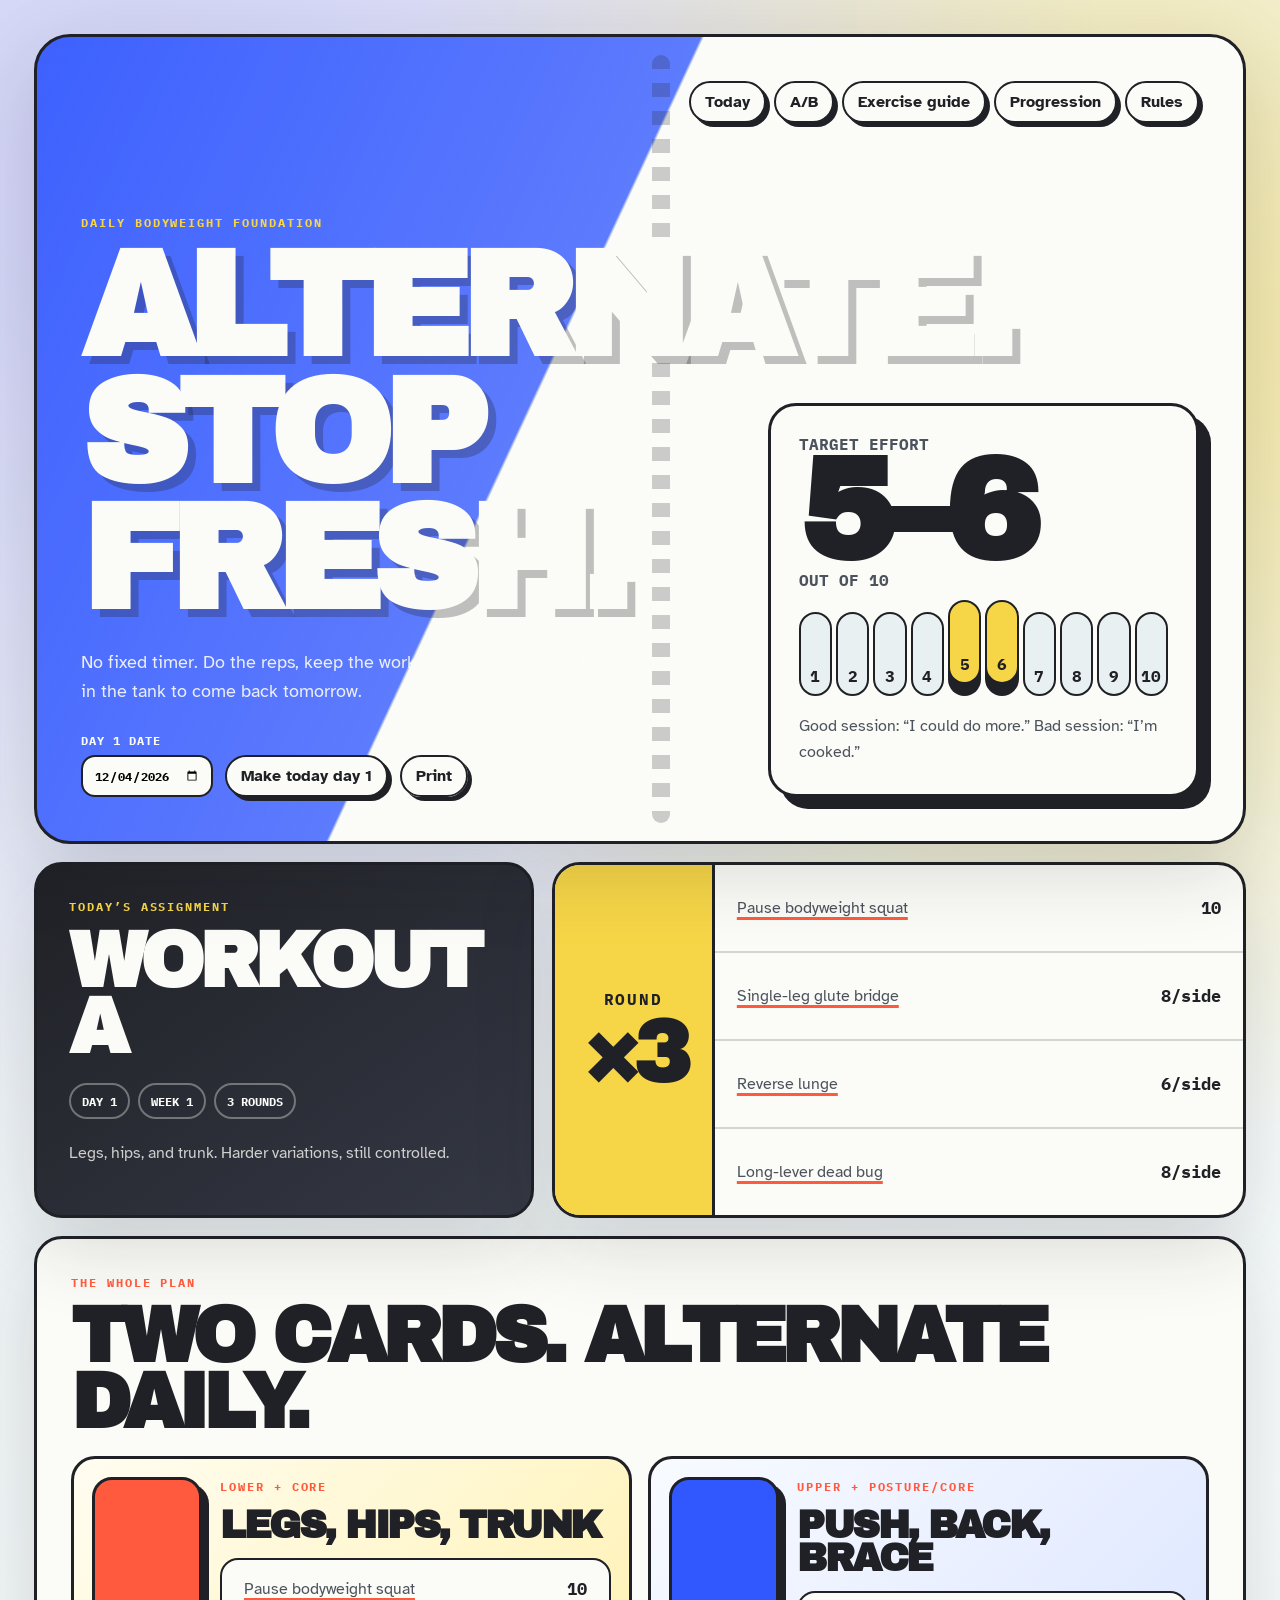
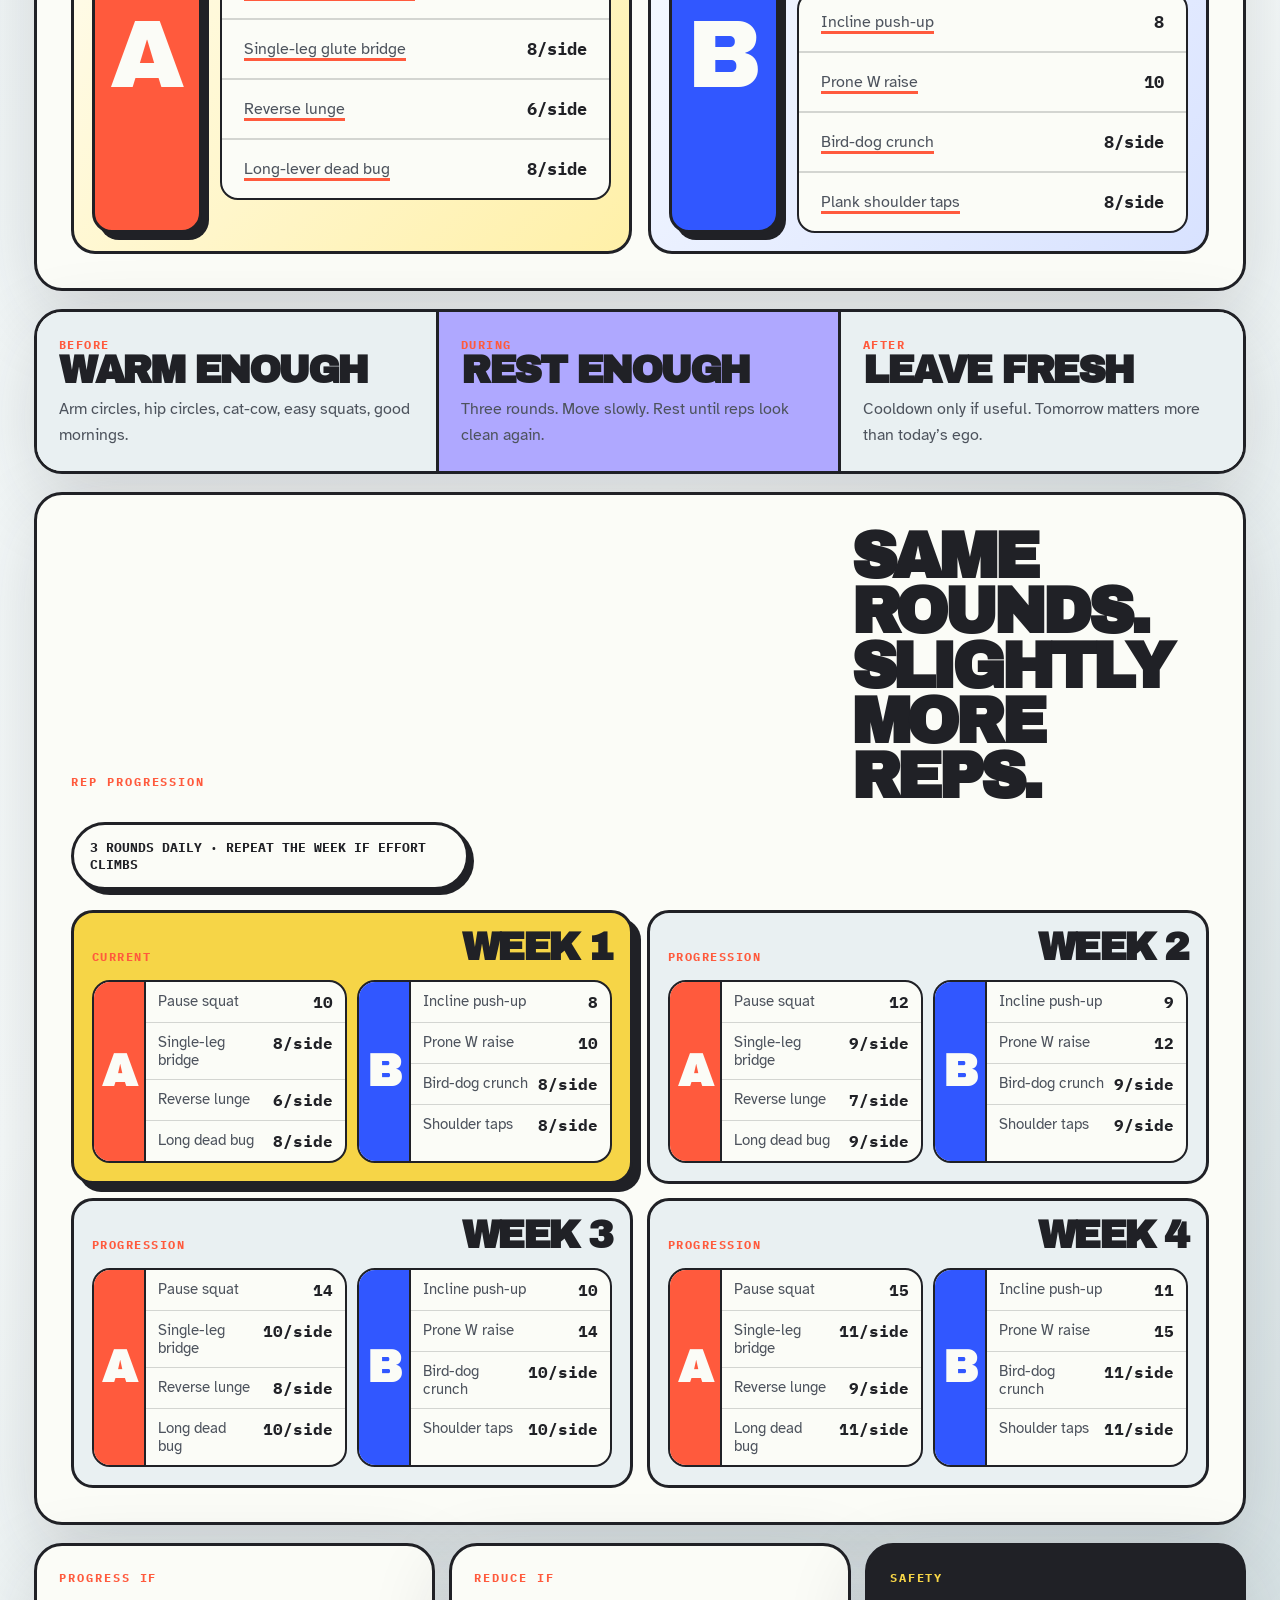
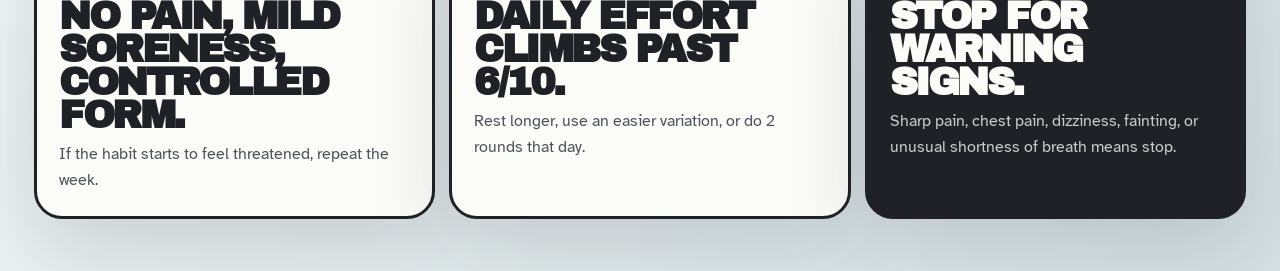
<file: web/index.html>
<!doctype html>
<html lang="en">
  <head>
    <meta charset="utf-8" />
    <meta name="viewport" content="width=device-width, initial-scale=1" />
    <title>Daily A/B Foundation</title>
    <link rel="icon" href="favicon.svg" type="image/svg+xml" />
    <link rel="preconnect" href="https://fonts.googleapis.com" />
    <link rel="preconnect" href="https://fonts.gstatic.com" crossorigin />
    <link
      href="https://fonts.googleapis.com/css2?family=Archivo+Black&family=Atkinson+Hyperlegible:wght@400;700&family=IBM+Plex+Mono:wght@500;700&display=swap"
      rel="stylesheet"
    />
    <link rel="stylesheet" href="styles.css" />
  </head>
  <body>
    <div class="site-frame">
      <header class="hero" id="top">
        <nav class="nav" aria-label="Page sections">
          <a href="#today">Today</a>
          <a href="#workouts">A/B</a>
          <a href="exercises.html">Exercise guide</a>
          <a href="#progression">Progression</a>
          <a href="#rules">Rules</a>
        </nav>

        <div class="hero-grid">
          <section class="hero-copy" aria-labelledby="pageTitle">
            <p class="eyebrow">Daily bodyweight foundation</p>
            <h1 id="pageTitle">Alternate. Stop fresh.</h1>
            <p class="lede">
              No fixed timer. Do the reps, keep the work at effort 5–6/10,
              and leave enough in the tank to come back tomorrow.
            </p>

            <div class="hero-controls" aria-label="Plan controls">
              <label class="date-field">
                <span>Day 1 date</span>
                <input id="startDate" type="date" />
              </label>
              <button class="button" id="todayStartButton" type="button">Make today day 1</button>
              <button class="button ghost" id="printButton" type="button">Print</button>
            </div>
          </section>

          <section class="effort-card" aria-label="Effort target">
            <div class="effort-card__top">
              <span>Target effort</span>
              <strong>5–6</strong>
              <span>out of 10</span>
            </div>
            <div class="effort-ruler" aria-hidden="true">
              <span>1</span><span>2</span><span>3</span><span>4</span><span class="hot">5</span><span class="hot">6</span><span>7</span><span>8</span><span>9</span><span>10</span>
            </div>
            <p>Good session: “I could do more.” Bad session: “I’m cooked.”</p>
          </section>
        </div>
      </header>

      <main>
        <section class="today-board" id="today" aria-labelledby="todayHeading">
          <div class="today-ticket">
            <p class="eyebrow">Today’s assignment</p>
            <h2 id="todayHeading">Workout A</h2>
            <div class="ticket-meta">
              <span id="dayLabel">Day 1</span>
              <span id="weekLabel">Week 1</span>
              <span>3 rounds</span>
            </div>
            <p id="todayCopy">Lower body + core. Move with control.</p>
          </div>

          <div class="round-card">
            <div class="round-stamp" aria-label="Do this list three times">
              <span>Round</span>
              <strong>×3</strong>
            </div>
            <ol class="exercise-stack" id="todayExercises"></ol>
          </div>
        </section>

        <section class="split-section" id="workouts" aria-labelledby="workoutsHeading">
          <div class="section-heading">
            <p class="eyebrow">The whole plan</p>
            <h2 id="workoutsHeading">Two cards. Alternate daily.</h2>
          </div>

          <div class="split-grid">
            <article class="plan-card card-a">
              <div class="plan-card__mark">A</div>
              <div>
                <p class="eyebrow">Lower + core</p>
                <h3>Legs, hips, trunk</h3>
                <ul class="mini-list">
                  <li><a class="exercise-link" href="exercises.html#pause-bodyweight-squat">Pause bodyweight squat</a><b>10</b></li>
                  <li><a class="exercise-link" href="exercises.html#single-leg-glute-bridge">Single-leg glute bridge</a><b>8/side</b></li>
                  <li><a class="exercise-link" href="exercises.html#reverse-lunge">Reverse lunge</a><b>6/side</b></li>
                  <li><a class="exercise-link" href="exercises.html#long-lever-dead-bug">Long-lever dead bug</a><b>8/side</b></li>
                </ul>
              </div>
            </article>

            <article class="plan-card card-b">
              <div class="plan-card__mark">B</div>
              <div>
                <p class="eyebrow">Upper + posture/core</p>
                <h3>Push, back, brace</h3>
                <ul class="mini-list">
                  <li><a class="exercise-link" href="exercises.html#incline-push-up">Incline push-up</a><b>8</b></li>
                  <li><a class="exercise-link" href="exercises.html#prone-w-raise">Prone W raise</a><b>10</b></li>
                  <li><a class="exercise-link" href="exercises.html#bird-dog-crunch">Bird-dog crunch</a><b>8/side</b></li>
                  <li><a class="exercise-link" href="exercises.html#plank-shoulder-taps">Plank shoulder taps</a><b>8/side</b></li>
                </ul>
              </div>
            </article>
          </div>
        </section>

        <section class="flow-strip" aria-label="Daily flow">
          <article>
            <span>Before</span>
            <h3>Warm enough</h3>
            <p>Arm circles, hip circles, cat-cow, easy squats, good mornings.</p>
          </article>
          <article>
            <span>During</span>
            <h3>Rest enough</h3>
            <p>Three rounds. Move slowly. Rest until reps look clean again.</p>
          </article>
          <article>
            <span>After</span>
            <h3>Leave fresh</h3>
            <p>Cooldown only if useful. Tomorrow matters more than today’s ego.</p>
          </article>
        </section>

        <section class="progression" id="progression" aria-labelledby="progressionHeading">
          <div class="section-heading">
            <p class="eyebrow">Rep progression</p>
            <h2 id="progressionHeading">Same rounds. Slightly more reps.</h2>
          </div>

          <div class="progression-grid" id="progressionGrid"></div>
        </section>

        <section class="rules" id="rules" aria-label="Rules">
          <article class="rule-card">
            <p class="eyebrow">Progress if</p>
            <h3>No pain, mild soreness, controlled form.</h3>
            <p>If the habit starts to feel threatened, repeat the week.</p>
          </article>
          <article class="rule-card">
            <p class="eyebrow">Reduce if</p>
            <h3>Daily effort climbs past 6/10.</h3>
            <p>Rest longer, use an easier variation, or do 2 rounds that day.</p>
          </article>
          <article class="rule-card warning">
            <p class="eyebrow">Safety</p>
            <h3>Stop for warning signs.</h3>
            <p>Sharp pain, chest pain, dizziness, fainting, or unusual shortness of breath means stop.</p>
          </article>
        </section>
      </main>
    </div>

    <script src="app.js"></script>
  </body>
</html>
</file>
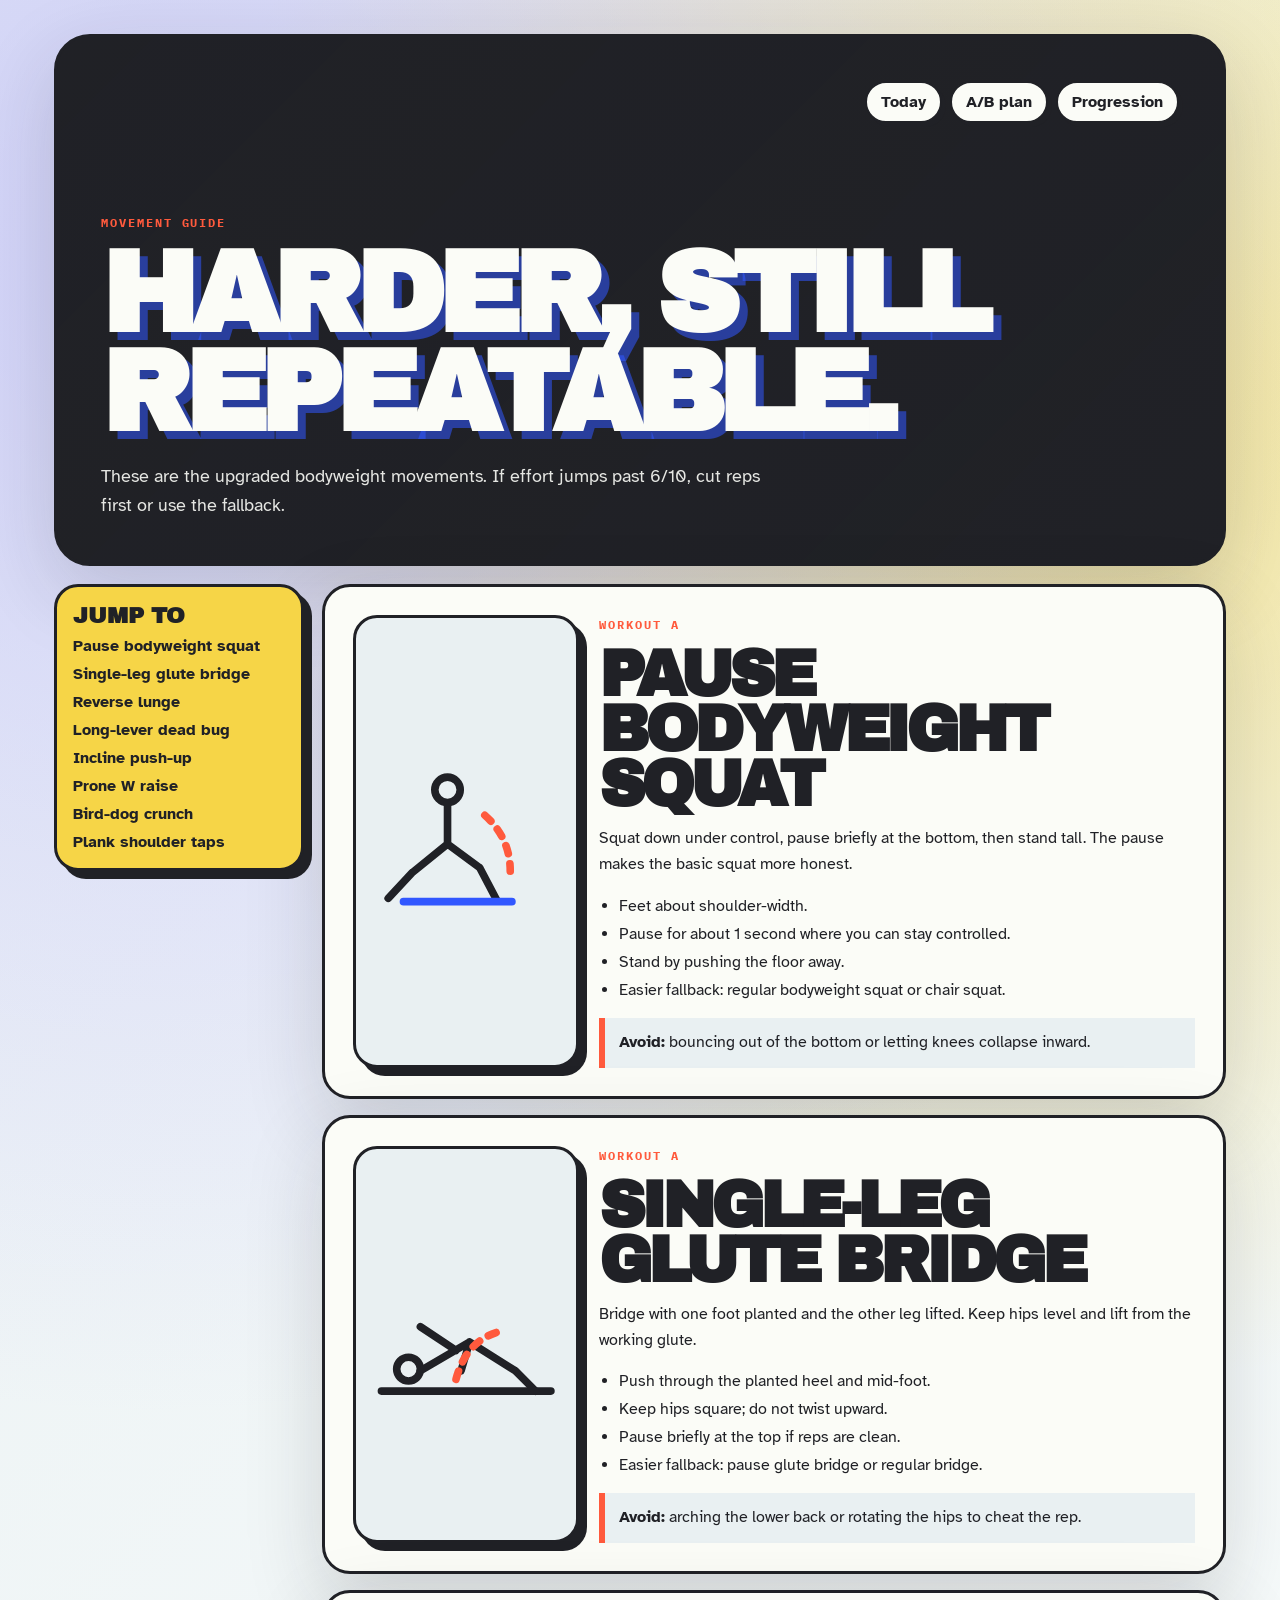
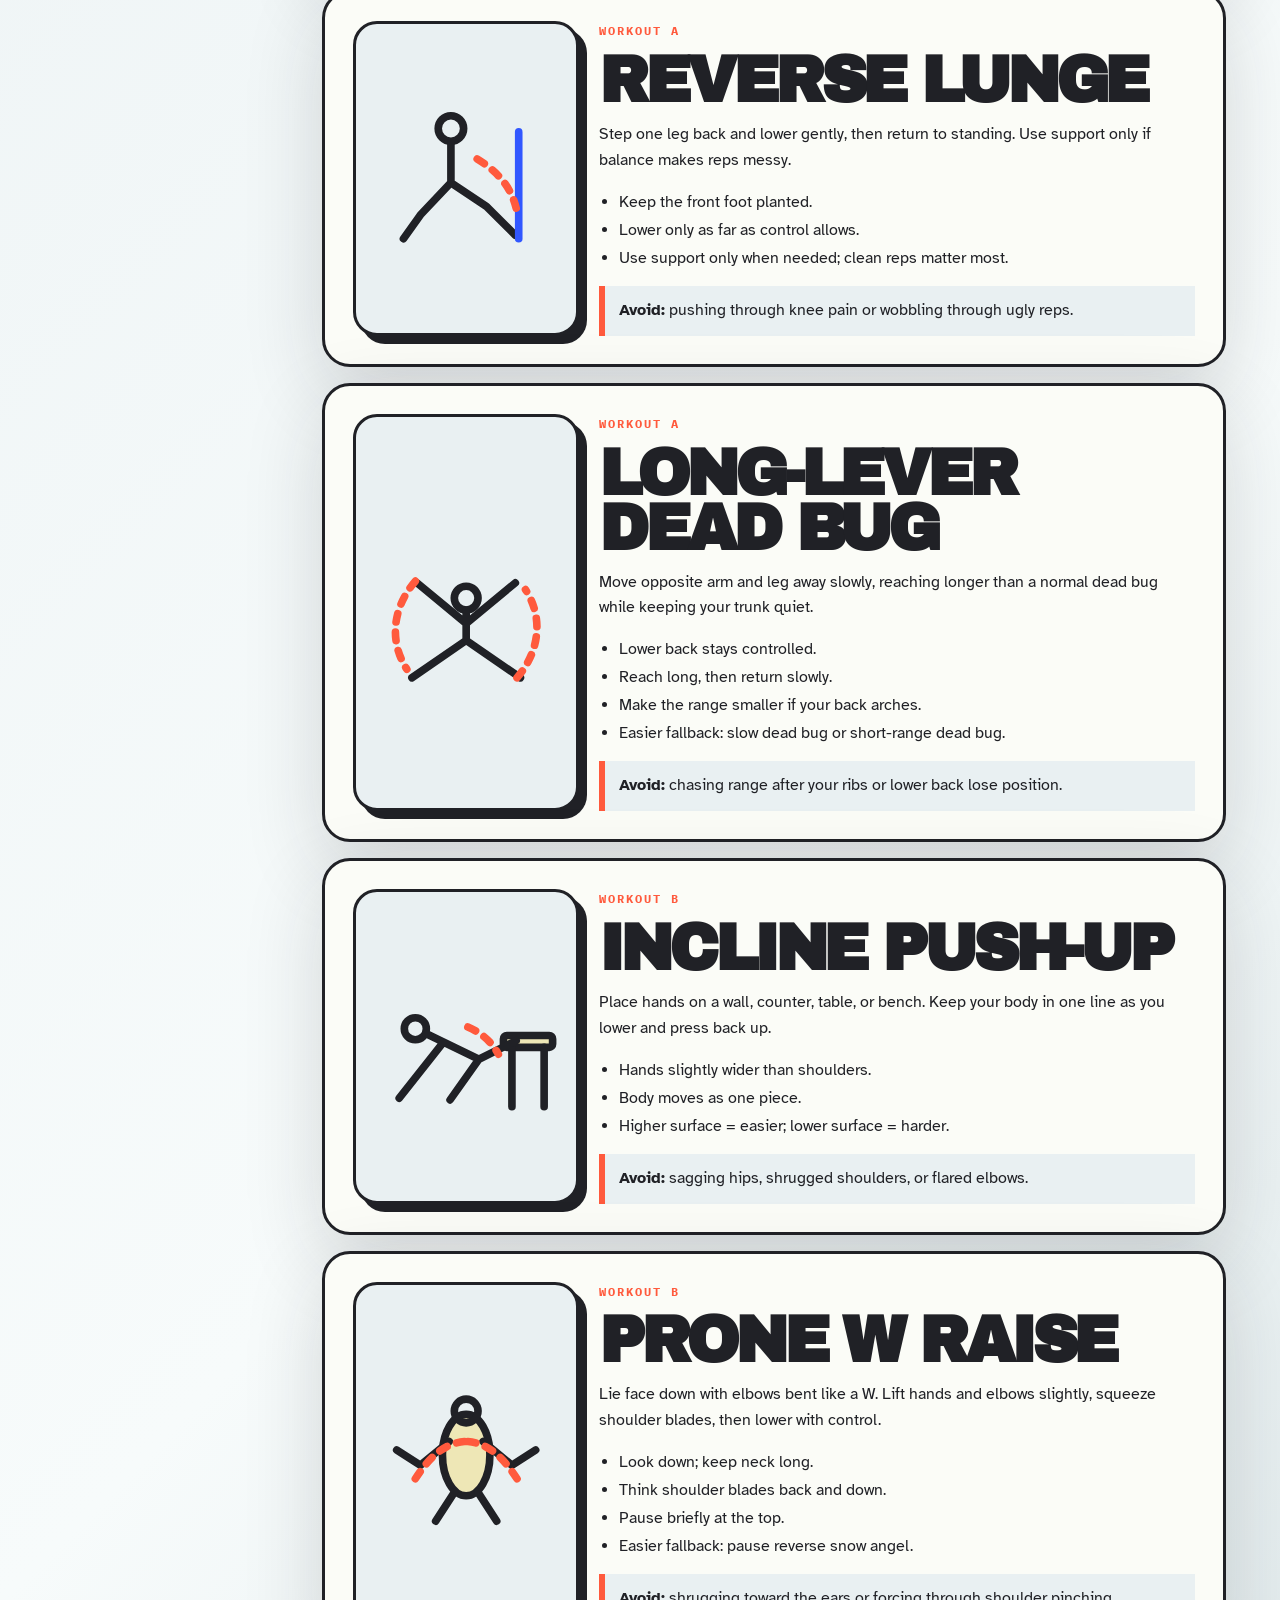
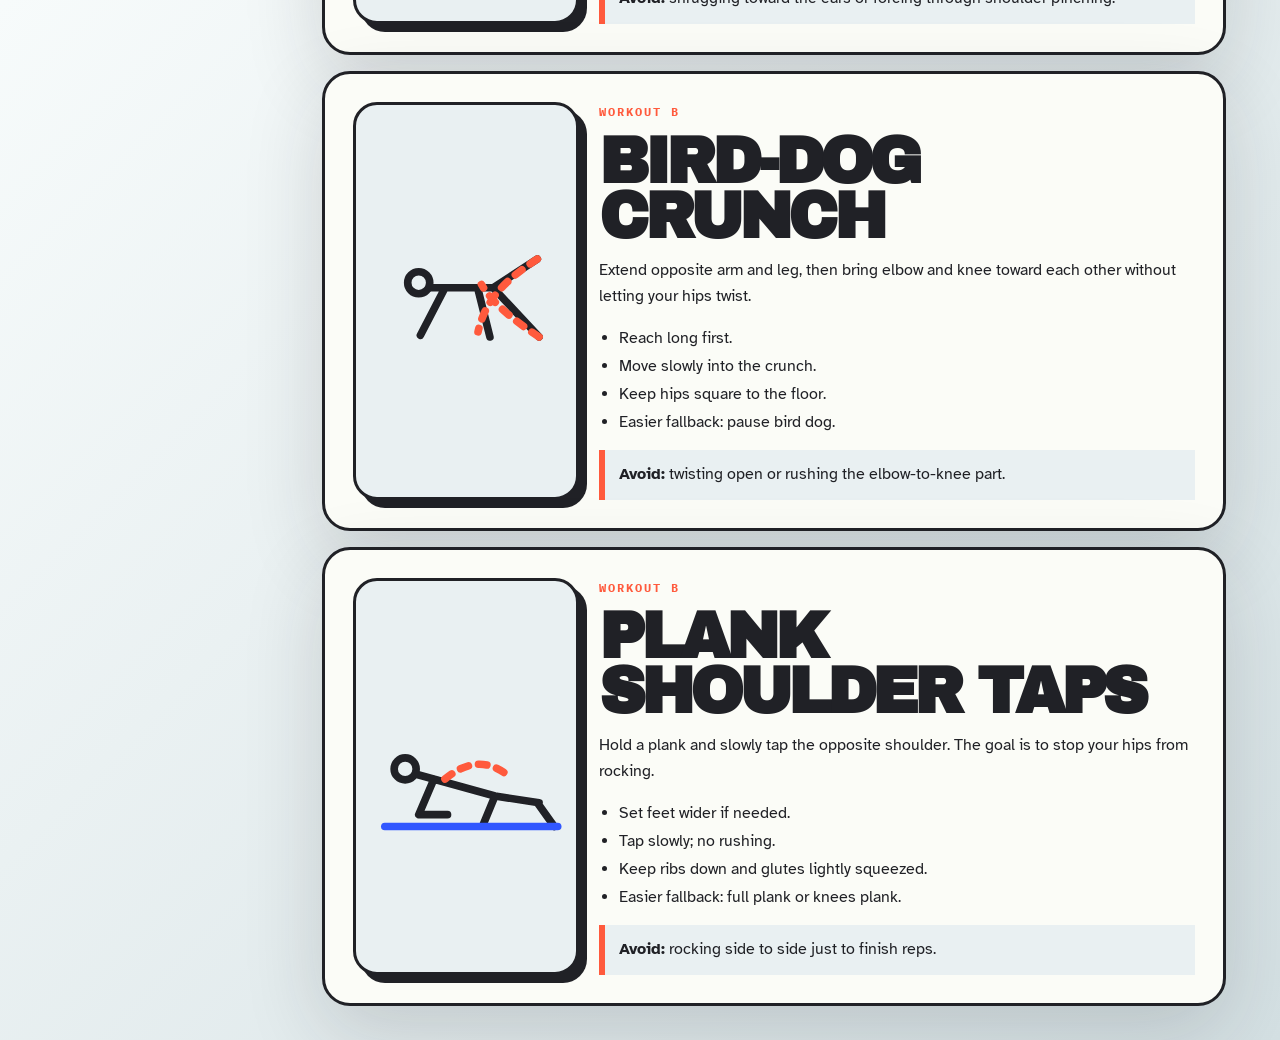
<file: web/exercises.html>
<!doctype html>
<html lang="en">
  <head>
    <meta charset="utf-8" />
    <meta name="viewport" content="width=device-width, initial-scale=1" />
    <title>Exercise Guide · Daily A/B</title>
    <link rel="icon" href="favicon.svg" type="image/svg+xml" />
    <link rel="preconnect" href="https://fonts.googleapis.com" />
    <link rel="preconnect" href="https://fonts.gstatic.com" crossorigin />
    <link
      href="https://fonts.googleapis.com/css2?family=Archivo+Black&family=Atkinson+Hyperlegible:wght@400;700&family=IBM+Plex+Mono:wght@500;700&display=swap"
      rel="stylesheet"
    />
    <link rel="stylesheet" href="styles.css" />
  </head>
  <body>
    <div class="site-frame guide-page">
      <header class="guide-hero">
        <nav class="nav" aria-label="Guide navigation">
          <a href="index.html#today">Today</a>
          <a href="index.html#workouts">A/B plan</a>
          <a href="index.html#progression">Progression</a>
        </nav>
        <p class="eyebrow">movement guide</p>
        <h1>Harder, still repeatable.</h1>
        <p class="lede">
          These are the upgraded bodyweight movements. If effort jumps past 6/10, cut reps first or use the fallback.
        </p>
      </header>

      <main class="guide-layout">
        <aside class="guide-index" aria-label="Exercise links">
          <strong>Jump to</strong>
          <a href="#pause-bodyweight-squat">Pause bodyweight squat</a>
          <a href="#single-leg-glute-bridge">Single-leg glute bridge</a>
          <a href="#reverse-lunge">Reverse lunge</a>
          <a href="#long-lever-dead-bug">Long-lever dead bug</a>
          <a href="#incline-push-up">Incline push-up</a>
          <a href="#prone-w-raise">Prone W raise</a>
          <a href="#bird-dog-crunch">Bird-dog crunch</a>
          <a href="#plank-shoulder-taps">Plank shoulder taps</a>
        </aside>

        <section class="exercise-guide-list" aria-label="Exercise descriptions">
          <article class="exercise-guide-card" id="pause-bodyweight-squat">
            <div class="movement-svg" aria-label="Pause bodyweight squat simplified drawing">
              <svg viewBox="0 0 260 190" role="img">
                <title>Pause bodyweight squat: lower, pause, stand tall</title>
                <circle cx="108" cy="34" r="15" />
                <path d="M108 50v48l38 28M108 98l-42 34M146 126l20 38M66 132l-28 30" />
                <path class="support" d="M56 166h128" />
                <path class="motion" d="M152 64c20 18 30 40 30 66" />
              </svg>
            </div>
            <div>
              <p class="eyebrow">Workout A</p>
              <h2>Pause bodyweight squat</h2>
              <p>Squat down under control, pause briefly at the bottom, then stand tall. The pause makes the basic squat more honest.</p>
              <ul class="cue-list">
                <li>Feet about shoulder-width.</li>
                <li>Pause for about 1 second where you can stay controlled.</li>
                <li>Stand by pushing the floor away.</li>
                <li>Easier fallback: regular bodyweight squat or chair squat.</li>
              </ul>
              <p class="mistake"><b>Avoid:</b> bouncing out of the bottom or letting knees collapse inward.</p>
            </div>
          </article>

          <article class="exercise-guide-card" id="single-leg-glute-bridge">
            <div class="movement-svg" aria-label="Single-leg glute bridge simplified drawing">
              <svg viewBox="0 0 260 190" role="img">
                <title>Single-leg glute bridge: one foot planted, hips lift</title>
                <path d="M30 150h200" />
                <circle cx="62" cy="124" r="14" />
                <path d="M76 126l58-34 54 34M134 92l-10 34M188 126l24 24M118 102l-42-28" />
                <path class="motion" d="M118 136c8-30 24-48 50-56" />
              </svg>
            </div>
            <div>
              <p class="eyebrow">Workout A</p>
              <h2>Single-leg glute bridge</h2>
              <p>Bridge with one foot planted and the other leg lifted. Keep hips level and lift from the working glute.</p>
              <ul class="cue-list">
                <li>Push through the planted heel and mid-foot.</li>
                <li>Keep hips square; do not twist upward.</li>
                <li>Pause briefly at the top if reps are clean.</li>
                <li>Easier fallback: pause glute bridge or regular bridge.</li>
              </ul>
              <p class="mistake"><b>Avoid:</b> arching the lower back or rotating the hips to cheat the rep.</p>
            </div>
          </article>

          <article class="exercise-guide-card" id="reverse-lunge">
            <div class="movement-svg" aria-label="Reverse lunge simplified drawing">
              <svg viewBox="0 0 260 190" role="img">
                <title>Reverse lunge: step back, lower under control</title>
                <circle cx="112" cy="36" r="15" />
                <path d="M112 52v48l-36 38M112 100l42 28M76 138l-20 28M154 128l34 34" />
                <path d="M192 40v126" class="support" />
                <path class="motion" d="M143 72c26 16 40 34 46 58" />
              </svg>
            </div>
            <div>
              <p class="eyebrow">Workout A</p>
              <h2>Reverse lunge</h2>
              <p>Step one leg back and lower gently, then return to standing. Use support only if balance makes reps messy.</p>
              <ul class="cue-list">
                <li>Keep the front foot planted.</li>
                <li>Lower only as far as control allows.</li>
                <li>Use support only when needed; clean reps matter most.</li>
              </ul>
              <p class="mistake"><b>Avoid:</b> pushing through knee pain or wobbling through ugly reps.</p>
            </div>
          </article>

          <article class="exercise-guide-card" id="long-lever-dead-bug">
            <div class="movement-svg" aria-label="Long-lever dead bug simplified drawing">
              <svg viewBox="0 0 260 190" role="img">
                <title>Long-lever dead bug: reach farther while trunk stays still</title>
                <circle cx="130" cy="78" r="14" />
                <path d="M130 92v36M130 108l-58-48M130 108l58-48M130 128l-64 44M130 128l64 44" />
                <path class="motion" d="M70 58c-26 30-32 70-10 104M190 172c26-30 32-70 10-104" />
              </svg>
            </div>
            <div>
              <p class="eyebrow">Workout A</p>
              <h2>Long-lever dead bug</h2>
              <p>Move opposite arm and leg away slowly, reaching longer than a normal dead bug while keeping your trunk quiet.</p>
              <ul class="cue-list">
                <li>Lower back stays controlled.</li>
                <li>Reach long, then return slowly.</li>
                <li>Make the range smaller if your back arches.</li>
                <li>Easier fallback: slow dead bug or short-range dead bug.</li>
              </ul>
              <p class="mistake"><b>Avoid:</b> chasing range after your ribs or lower back lose position.</p>
            </div>
          </article>

          <article class="exercise-guide-card" id="incline-push-up">
            <div class="movement-svg" aria-label="Incline push-up simplified drawing">
              <svg viewBox="0 0 260 190" role="img">
                <title>Incline push-up: hands elevated, body straight</title>
                <rect x="174" y="82" width="58" height="14" rx="4" />
                <path d="M184 96v70M222 96v70" />
                <circle cx="70" cy="74" r="13" />
                <path d="M83 80l62 30 44-22M145 110l-34 48M103 90l-52 66" />
                <path class="motion" d="M132 72c18 8 28 18 36 32" />
              </svg>
            </div>
            <div>
              <p class="eyebrow">Workout B</p>
              <h2>Incline push-up</h2>
              <p>Place hands on a wall, counter, table, or bench. Keep your body in one line as you lower and press back up.</p>
              <ul class="cue-list">
                <li>Hands slightly wider than shoulders.</li>
                <li>Body moves as one piece.</li>
                <li>Higher surface = easier; lower surface = harder.</li>
              </ul>
              <p class="mistake"><b>Avoid:</b> sagging hips, shrugged shoulders, or flared elbows.</p>
            </div>
          </article>

          <article class="exercise-guide-card" id="prone-w-raise">
            <div class="movement-svg" aria-label="Prone W raise simplified drawing">
              <svg viewBox="0 0 260 190" role="img">
                <title>Prone W raise: face down, squeeze shoulder blades</title>
                <ellipse cx="130" cy="98" rx="28" ry="48" />
                <circle cx="130" cy="46" r="14" />
                <path d="M110 82l-34 28M150 82l34 28M76 110l-28-18M184 110l28-18M116 142l-22 34M144 142l22 34" />
                <path class="motion" d="M70 126c18-28 36-42 58-44M190 126c-18-28-36-42-58-44" />
              </svg>
            </div>
            <div>
              <p class="eyebrow">Workout B</p>
              <h2>Prone W raise</h2>
              <p>Lie face down with elbows bent like a W. Lift hands and elbows slightly, squeeze shoulder blades, then lower with control.</p>
              <ul class="cue-list">
                <li>Look down; keep neck long.</li>
                <li>Think shoulder blades back and down.</li>
                <li>Pause briefly at the top.</li>
                <li>Easier fallback: pause reverse snow angel.</li>
              </ul>
              <p class="mistake"><b>Avoid:</b> shrugging toward the ears or forcing through shoulder pinching.</p>
            </div>
          </article>

          <article class="exercise-guide-card" id="bird-dog-crunch">
            <div class="movement-svg" aria-label="Bird-dog crunch simplified drawing">
              <svg viewBox="0 0 260 190" role="img">
                <title>Bird-dog crunch: extend, then bring elbow and knee together</title>
                <circle cx="74" cy="74" r="13" />
                <path d="M86 80h76M104 82l-28 54M144 82l14 56M162 80l52-34M162 80l54 58" />
                <path class="motion" d="M214 46c-40 26-62 50-70 86M216 138c-34-22-56-42-68-62" />
              </svg>
            </div>
            <div>
              <p class="eyebrow">Workout B</p>
              <h2>Bird-dog crunch</h2>
              <p>Extend opposite arm and leg, then bring elbow and knee toward each other without letting your hips twist.</p>
              <ul class="cue-list">
                <li>Reach long first.</li>
                <li>Move slowly into the crunch.</li>
                <li>Keep hips square to the floor.</li>
                <li>Easier fallback: pause bird dog.</li>
              </ul>
              <p class="mistake"><b>Avoid:</b> twisting open or rushing the elbow-to-knee part.</p>
            </div>
          </article>

          <article class="exercise-guide-card" id="plank-shoulder-taps">
            <div class="movement-svg" aria-label="Plank shoulder taps simplified drawing">
              <svg viewBox="0 0 260 190" role="img">
                <title>Plank shoulder taps: hold plank and tap opposite shoulder</title>
                <circle cx="58" cy="86" r="13" />
                <path d="M70 92l94 26 52 8M92 98l-18 42M76 140h32M164 118l-14 34M214 126l20 28" />
                <path class="support" d="M34 154h204" />
                <path class="motion" d="M105 98c24-20 48-24 72-6" />
              </svg>
            </div>
            <div>
              <p class="eyebrow">Workout B</p>
              <h2>Plank shoulder taps</h2>
              <p>Hold a plank and slowly tap the opposite shoulder. The goal is to stop your hips from rocking.</p>
              <ul class="cue-list">
                <li>Set feet wider if needed.</li>
                <li>Tap slowly; no rushing.</li>
                <li>Keep ribs down and glutes lightly squeezed.</li>
                <li>Easier fallback: full plank or knees plank.</li>
              </ul>
              <p class="mistake"><b>Avoid:</b> rocking side to side just to finish reps.</p>
            </div>
          </article>
        </section>
      </main>
    </div>
  </body>
</html>
</file>
<file: web/styles.css>
:root {
  --porcelain: #e9f0f2;
  --porcelain-deep: #d4e0e3;
  --ink: #202126;
  --graphite: #4d535d;
  --cobalt: #3157ff;
  --coral: #ff5a3d;
  --tendon: #f6d547;
  --lavender: #afa8ff;
  --white: #fbfcf7;
  --line: rgba(32, 33, 38, 0.18);
  --shadow: 0 26px 80px rgba(32, 33, 38, 0.16);
  --radius: 28px;
}

* { box-sizing: border-box; }
html { scroll-behavior: smooth; }
body {
  margin: 0;
  min-height: 100vh;
  color: var(--ink);
  background:
    radial-gradient(circle at 12% 6%, rgba(175, 168, 255, 0.45), transparent 28%),
    radial-gradient(circle at 88% 10%, rgba(246, 213, 71, 0.5), transparent 24%),
    linear-gradient(135deg, var(--porcelain), #f7fbfb 58%, var(--porcelain-deep));
  font-family: "Atkinson Hyperlegible", system-ui, sans-serif;
}

button,
input { font: inherit; }
button { cursor: pointer; }
h1, h2, h3, p { margin-top: 0; }
p { line-height: 1.62; }

.site-frame {
  width: min(1380px, 100%);
  margin: 0 auto;
  padding: clamp(14px, 3vw, 34px);
}

.hero,
.today-board,
.split-section,
.progression,
.flow-strip,
.rules {
  margin-bottom: 18px;
}

.hero {
  position: relative;
  overflow: hidden;
  min-height: 620px;
  padding: clamp(18px, 4vw, 44px);
  border: 3px solid var(--ink);
  border-radius: 36px;
  background:
    linear-gradient(115deg, rgba(49, 87, 255, 0.94), rgba(49, 87, 255, 0.78) 42%, rgba(251, 252, 247, 0.94) 42.2%),
    var(--white);
  box-shadow: var(--shadow);
}

.hero::before {
  content: "";
  position: absolute;
  inset: 18px auto 18px 51%;
  width: 18px;
  border-radius: 999px;
  background: repeating-linear-gradient(to bottom, var(--ink) 0 14px, transparent 14px 28px);
  opacity: 0.22;
}

.nav {
  position: relative;
  z-index: 1;
  display: flex;
  justify-content: flex-end;
  flex-wrap: wrap;
  gap: 8px;
  margin-bottom: clamp(48px, 7vw, 96px);
}

.nav a,
.button {
  display: inline-flex;
  align-items: center;
  justify-content: center;
  min-height: 42px;
  padding: 9px 14px;
  border: 2px solid var(--ink);
  border-radius: 999px;
  background: var(--white);
  color: var(--ink);
  font-weight: 700;
  text-decoration: none;
  box-shadow: 4px 4px 0 var(--ink);
}

.button.ghost { background: transparent; }
.nav a:focus-visible,
.button:focus-visible,
input:focus-visible {
  outline: 4px solid var(--tendon);
  outline-offset: 4px;
}

.hero-grid {
  position: relative;
  z-index: 1;
  display: grid;
  grid-template-columns: minmax(0, 1.04fr) minmax(300px, 0.72fr);
  align-items: end;
  gap: clamp(26px, 5vw, 72px);
}

.eyebrow {
  margin-bottom: 12px;
  color: var(--coral);
  font-family: "IBM Plex Mono", monospace;
  font-size: 0.76rem;
  font-weight: 700;
  letter-spacing: 0.16em;
  text-transform: uppercase;
}

.hero .eyebrow { color: var(--tendon); }

h1,
h2,
h3 {
  font-family: "Archivo Black", Impact, sans-serif;
  letter-spacing: -0.065em;
  line-height: 0.86;
}

h1 {
  max-width: 780px;
  margin-bottom: 24px;
  color: var(--white);
  font-size: clamp(4.5rem, 11.5vw, 11rem);
  text-transform: uppercase;
  text-shadow: 8px 8px 0 rgba(32, 33, 38, 0.28);
}

h2 {
  margin-bottom: 0;
  font-size: clamp(2.3rem, 6vw, 5.8rem);
  text-transform: uppercase;
}

h3 {
  margin-bottom: 10px;
  font-size: clamp(1.55rem, 3vw, 2.7rem);
  text-transform: uppercase;
}

.lede {
  max-width: 660px;
  margin-bottom: 28px;
  color: rgba(251, 252, 247, 0.9);
  font-size: 1.1rem;
}

.hero-controls {
  display: flex;
  align-items: end;
  flex-wrap: wrap;
  gap: 12px;
}

.date-field {
  display: grid;
  gap: 7px;
  color: var(--white);
  font-family: "IBM Plex Mono", monospace;
  font-size: 0.75rem;
  font-weight: 700;
  letter-spacing: 0.08em;
  text-transform: uppercase;
}

.date-field input {
  min-height: 42px;
  padding: 8px 11px;
  border: 2px solid var(--ink);
  border-radius: 14px;
  background: var(--white);
}

.effort-card {
  padding: clamp(18px, 3vw, 28px);
  border: 3px solid var(--ink);
  border-radius: var(--radius);
  background: var(--white);
  box-shadow: 12px 12px 0 var(--ink);
}

.effort-card__top {
  display: grid;
  grid-template-columns: 1fr;
  gap: 2px;
  margin-bottom: 22px;
}

.effort-card__top span {
  color: var(--graphite);
  font-family: "IBM Plex Mono", monospace;
  font-weight: 700;
  text-transform: uppercase;
}

.effort-card__top strong {
  font-family: "Archivo Black", Impact, sans-serif;
  font-size: clamp(5rem, 12vw, 9rem);
  line-height: 0.78;
  letter-spacing: -0.08em;
}

.effort-ruler {
  display: grid;
  grid-template-columns: repeat(10, 1fr);
  gap: 4px;
  margin-bottom: 18px;
}

.effort-ruler span {
  display: grid;
  place-items: end center;
  min-height: 84px;
  padding: 8px 0;
  border: 2px solid var(--ink);
  border-radius: 999px;
  background: var(--porcelain);
  font-family: "IBM Plex Mono", monospace;
  font-weight: 700;
}

.effort-ruler .hot {
  background: var(--tendon);
  transform: translateY(-12px);
  box-shadow: 0 12px 0 var(--ink);
}

.effort-card p { margin-bottom: 0; color: var(--graphite); }

.today-board {
  display: grid;
  grid-template-columns: minmax(260px, 0.72fr) minmax(0, 1fr);
  gap: 18px;
}

.today-ticket,
.round-card,
.split-section,
.progression,
.flow-strip,
.rule-card {
  border: 3px solid var(--ink);
  border-radius: var(--radius);
  background: var(--white);
  box-shadow: var(--shadow);
}

.today-ticket {
  min-height: 100%;
  padding: clamp(20px, 3vw, 32px);
  background:
    linear-gradient(145deg, var(--ink), #343844);
  color: var(--white);
}

.today-ticket .eyebrow { color: var(--tendon); }
.today-ticket h2 { color: var(--white); }
.ticket-meta {
  display: flex;
  flex-wrap: wrap;
  gap: 8px;
  margin: 22px 0;
}
.ticket-meta span {
  padding: 8px 11px;
  border: 2px solid rgba(251, 252, 247, 0.35);
  border-radius: 999px;
  font-family: "IBM Plex Mono", monospace;
  font-size: 0.78rem;
  font-weight: 700;
  text-transform: uppercase;
}
.today-ticket p:last-child { color: rgba(251, 252, 247, 0.78); }

.round-card {
  display: grid;
  grid-template-columns: 160px minmax(0, 1fr);
  overflow: hidden;
}

.round-stamp {
  display: grid;
  align-content: center;
  justify-items: center;
  gap: 8px;
  padding: 20px;
  background: var(--tendon);
  border-right: 3px solid var(--ink);
}
.round-stamp span {
  font-family: "IBM Plex Mono", monospace;
  font-weight: 700;
  letter-spacing: 0.12em;
  text-transform: uppercase;
}
.round-stamp strong {
  font-family: "Archivo Black", Impact, sans-serif;
  font-size: 5.4rem;
  line-height: 0.85;
  letter-spacing: -0.08em;
}

.exercise-stack {
  display: grid;
  margin: 0;
  padding: 0;
  list-style: none;
}
.exercise-stack li,
.mini-list li {
  display: grid;
  grid-template-columns: minmax(0, 1fr) auto;
  align-items: center;
  gap: 14px;
  padding: 18px 22px;
  border-bottom: 2px solid var(--line);
}
.exercise-stack li:last-child,
.mini-list li:last-child { border-bottom: 0; }
.exercise-stack b,
.mini-list b {
  font-family: "IBM Plex Mono", monospace;
  font-size: 1.05rem;
}
.exercise-stack span,
.mini-list span { color: var(--graphite); }
.exercise-link {
  color: var(--graphite);
  text-decoration: underline;
  text-decoration-color: var(--coral);
  text-decoration-thickness: 3px;
  text-underline-offset: 4px;
}
.exercise-link:hover {
  color: var(--ink);
  text-decoration-color: var(--cobalt);
}

.split-section,
.progression {
  padding: clamp(20px, 3vw, 34px);
}
.section-heading { margin-bottom: 20px; }
.split-grid {
  display: grid;
  grid-template-columns: repeat(2, minmax(0, 1fr));
  gap: 16px;
}
.plan-card {
  display: grid;
  grid-template-columns: 110px minmax(0, 1fr);
  gap: 18px;
  padding: 18px;
  border: 3px solid var(--ink);
  border-radius: 24px;
}
.card-a { background: linear-gradient(135deg, #fffdf1, #fff0a8); }
.card-b { background: linear-gradient(135deg, #f8fbff, #d8e2ff); }
.plan-card__mark {
  display: grid;
  place-items: center;
  min-height: 100%;
  border: 3px solid var(--ink);
  border-radius: 20px;
  background: var(--coral);
  color: var(--white);
  font-family: "Archivo Black", Impact, sans-serif;
  font-size: 6rem;
  line-height: 1;
  box-shadow: 7px 7px 0 var(--ink);
}
.card-b .plan-card__mark { background: var(--cobalt); }
.mini-list {
  margin: 16px 0 0;
  padding: 0;
  border: 2px solid var(--ink);
  border-radius: 18px;
  background: var(--white);
  list-style: none;
  overflow: hidden;
}

.flow-strip {
  display: grid;
  grid-template-columns: repeat(3, minmax(0, 1fr));
  gap: 0;
  overflow: hidden;
}
.flow-strip article {
  padding: 22px;
  border-right: 3px solid var(--ink);
  background: var(--porcelain);
}
.flow-strip article:nth-child(2) { background: var(--lavender); }
.flow-strip article:last-child { border-right: 0; }
.flow-strip span,
.progression-week span {
  color: var(--coral);
  font-family: "IBM Plex Mono", monospace;
  font-size: 0.78rem;
  font-weight: 700;
  letter-spacing: 0.12em;
  text-transform: uppercase;
}
.flow-strip p { margin-bottom: 0; color: var(--graphite); }

.progression .section-heading {
  display: grid;
  grid-template-columns: minmax(0, 0.68fr) minmax(260px, 0.32fr);
  align-items: end;
  gap: 18px;
}
.progression .section-heading::after {
  content: "3 rounds daily · repeat the week if effort climbs";
  max-width: 360px;
  padding: 14px 16px;
  border: 3px solid var(--ink);
  border-radius: 999px;
  background: var(--white);
  box-shadow: 5px 5px 0 var(--ink);
  font-family: "IBM Plex Mono", monospace;
  font-size: 0.82rem;
  font-weight: 700;
  text-transform: uppercase;
}
.progression h2 {
  max-width: 820px;
  font-size: clamp(2.1rem, 5vw, 4.9rem);
}
.progression-grid {
  display: grid;
  grid-template-columns: repeat(2, minmax(0, 1fr));
  gap: 14px;
}
.progression-week {
  display: grid;
  gap: 16px;
  padding: 18px;
  border: 3px solid var(--ink);
  border-radius: 22px;
  background: var(--porcelain);
}
.progression-week.is-current {
  background: var(--tendon);
  box-shadow: 8px 8px 0 var(--ink);
}
.progression-week__header {
  display: flex;
  align-items: end;
  justify-content: space-between;
  gap: 12px;
}
.progression-week__header h3 { margin-bottom: 0; }
.rep-matrix {
  display: grid;
  grid-template-columns: repeat(2, minmax(0, 1fr));
  gap: 10px;
}
.rep-group {
  display: grid;
  grid-template-columns: 52px minmax(0, 1fr);
  overflow: hidden;
  border: 2px solid var(--ink);
  border-radius: 18px;
  background: var(--white);
}
.rep-group > strong {
  display: grid;
  place-items: center;
  border-right: 2px solid var(--ink);
  color: var(--white);
  font-family: "Archivo Black", Impact, sans-serif;
  font-size: 2.8rem;
  line-height: 1;
}
.rep-group--a > strong { background: var(--coral); }
.rep-group--b > strong { background: var(--cobalt); }
.rep-group dl { margin: 0; }
.rep-group dl > div {
  display: grid;
  grid-template-columns: minmax(0, 1fr) auto;
  gap: 10px;
  padding: 10px 12px;
  border-bottom: 1px solid var(--line);
}
.rep-group dl > div:last-child { border-bottom: 0; }
.rep-group dt {
  color: var(--graphite);
  font-size: 0.92rem;
}
.rep-group dd {
  margin: 0;
  font-family: "IBM Plex Mono", monospace;
  font-weight: 700;
}

.rules {
  display: grid;
  grid-template-columns: 1fr 1fr 0.95fr;
  gap: 14px;
}
.rule-card { padding: 22px; }
.rule-card p:last-child { margin-bottom: 0; color: var(--graphite); }
.rule-card.warning {
  background: var(--ink);
  color: var(--white);
}
.rule-card.warning .eyebrow { color: var(--tendon); }
.rule-card.warning p:last-child { color: rgba(251, 252, 247, 0.78); }

.guide-page {
  width: min(1240px, 100%);
}
.guide-hero {
  margin-bottom: 18px;
  padding: clamp(18px, 4vw, 44px);
  border: 3px solid var(--ink);
  border-radius: 36px;
  background:
    linear-gradient(135deg, rgba(32, 33, 38, 0.94), rgba(32, 33, 38, 0.84)),
    var(--ink);
  color: var(--white);
  box-shadow: var(--shadow);
}
.guide-hero h1 {
  max-width: 950px;
  margin-bottom: 20px;
  font-size: clamp(3.7rem, 9vw, 8.8rem);
  color: var(--white);
  text-shadow: 8px 8px 0 rgba(49, 87, 255, 0.55);
}
.guide-hero .lede {
  margin-bottom: 0;
}
.guide-layout {
  display: grid;
  grid-template-columns: 250px minmax(0, 1fr);
  gap: 18px;
  align-items: start;
}
.guide-index {
  position: sticky;
  top: 14px;
  display: grid;
  gap: 8px;
  padding: 16px;
  border: 3px solid var(--ink);
  border-radius: 24px;
  background: var(--tendon);
  box-shadow: 8px 8px 0 var(--ink);
}
.guide-index strong {
  font-family: "Archivo Black", Impact, sans-serif;
  font-size: 1.4rem;
  text-transform: uppercase;
}
.guide-index a {
  color: var(--ink);
  font-weight: 700;
  text-decoration: none;
}
.guide-index a:hover {
  text-decoration: underline;
  text-decoration-thickness: 3px;
  text-underline-offset: 4px;
}
.exercise-guide-list {
  display: grid;
  gap: 16px;
}
.exercise-guide-card {
  display: grid;
  grid-template-columns: minmax(220px, 0.38fr) minmax(0, 1fr);
  gap: 20px;
  scroll-margin-top: 18px;
  padding: clamp(18px, 3vw, 28px);
  border: 3px solid var(--ink);
  border-radius: var(--radius);
  background: var(--white);
  box-shadow: var(--shadow);
}
.exercise-guide-card h2 {
  margin-bottom: 14px;
  font-size: clamp(2.2rem, 5vw, 4.7rem);
}
.movement-svg {
  display: grid;
  place-items: center;
  min-height: 260px;
  border: 3px solid var(--ink);
  border-radius: 24px;
  background: var(--porcelain);
  box-shadow: 8px 8px 0 var(--ink);
}
.movement-svg svg {
  width: min(100%, 280px);
  height: auto;
  fill: none;
  stroke: var(--ink);
  stroke-width: 9;
  stroke-linecap: round;
  stroke-linejoin: round;
}
.movement-svg rect,
.movement-svg ellipse {
  fill: rgba(246, 213, 71, 0.35);
}
.movement-svg .motion {
  stroke: var(--coral);
  stroke-dasharray: 10 12;
}
.movement-svg .support {
  stroke: var(--cobalt);
}
.cue-list {
  display: grid;
  gap: 8px;
  margin: 18px 0;
  padding-left: 20px;
}
.mistake {
  margin-bottom: 0;
  padding: 12px 14px;
  border-left: 6px solid var(--coral);
  background: var(--porcelain);
}
@media (max-width: 1060px) {
  .hero {
    background:
      linear-gradient(160deg, rgba(49, 87, 255, 0.94), rgba(49, 87, 255, 0.86) 54%, rgba(251, 252, 247, 0.96) 54.2%),
      var(--white);
  }
  .hero-grid,
  .today-board,
  .split-grid,
  .rules,
  .guide-layout,
  .exercise-guide-card {
    grid-template-columns: 1fr;
  }
  .guide-index {
    position: static;
  }
  .progression .section-heading {
    grid-template-columns: 1fr;
  }
  .progression .section-heading::after {
    max-width: none;
    width: fit-content;
  }
  .progression-grid { grid-template-columns: repeat(2, minmax(0, 1fr)); }
  .rep-matrix { grid-template-columns: 1fr; }
}

@media (max-width: 720px) {
  .site-frame { padding: 10px; }
  .nav { justify-content: flex-start; margin-bottom: 48px; }
  .hero::before { display: none; }
  .hero-controls { align-items: stretch; }
  .date-field,
  .button { width: 100%; }
  .effort-ruler { grid-template-columns: repeat(5, 1fr); }
  .round-card,
  .plan-card,
  .flow-strip,
  .progression-grid,
  .progression .section-heading,
  .rep-matrix {
    grid-template-columns: 1fr;
  }
  .round-stamp {
    min-height: 150px;
    border-right: 0;
    border-bottom: 3px solid var(--ink);
  }
  .flow-strip article { border-right: 0; border-bottom: 3px solid var(--ink); }
  .flow-strip article:last-child { border-bottom: 0; }
  h1 { font-size: clamp(4rem, 21vw, 6.8rem); }
}

@media (prefers-reduced-motion: reduce) {
  html { scroll-behavior: auto; }
  *, *::before, *::after { transition: none !important; }
}

@media print {
  body { background: white; }
  .nav,
  .hero-controls { display: none !important; }
  .hero,
  .today-ticket,
  .round-card,
  .split-section,
  .progression,
  .flow-strip,
  .rule-card {
    box-shadow: none !important;
    break-inside: avoid;
  }
}
</file>
